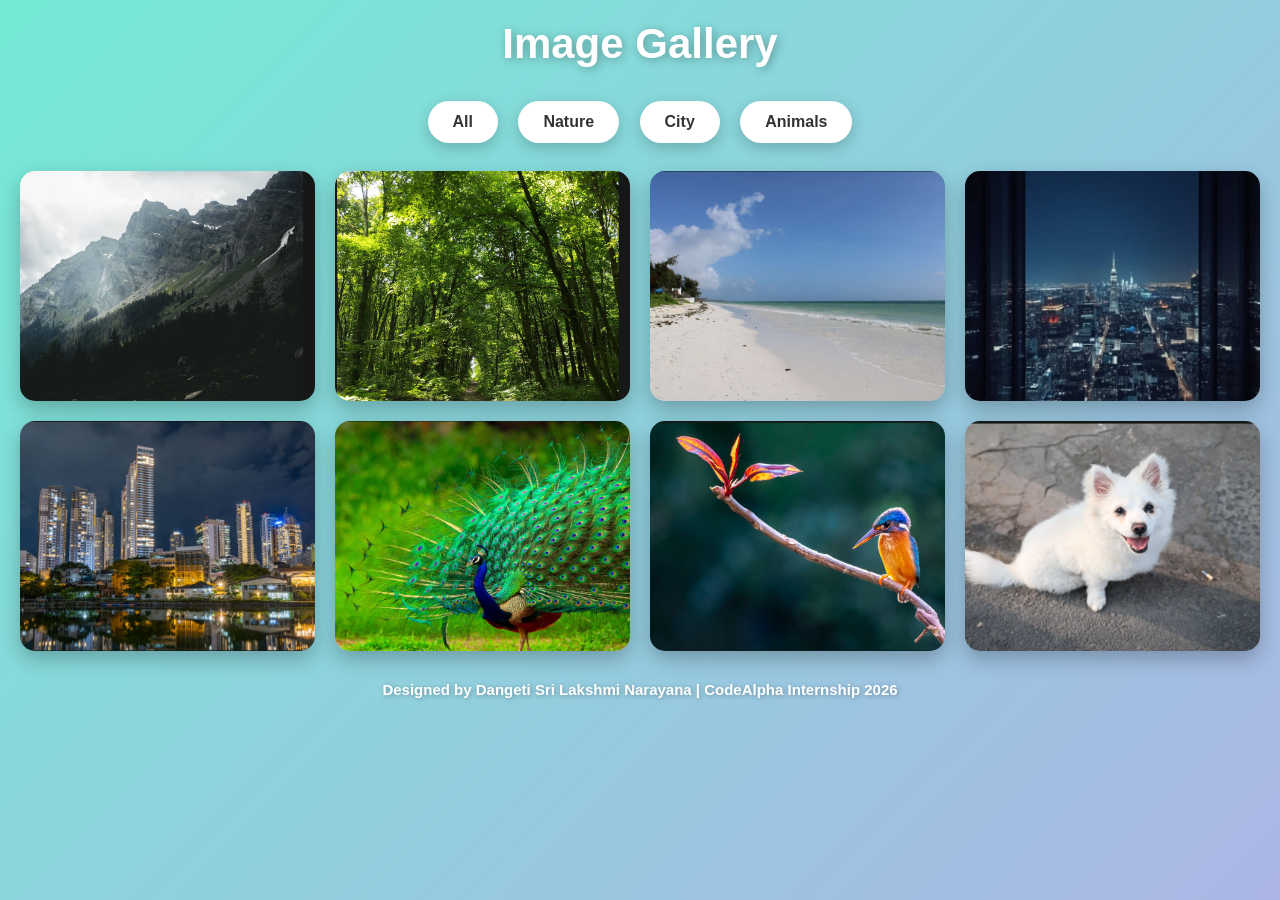
<file: Task1_Image_Gallery/index.html>
<!DOCTYPE html>
<html lang="en">
<head>
    <meta charset="UTF-8">
    <meta name="viewport" content="width=device-width, initial-scale=1.0">
    <title>Image Gallery</title>
    <link rel="stylesheet" href="style.css">
</head>
<body>

    <h1>Image Gallery</h1>

    <!-- Filter Buttons -->
    <div class="buttons">
        <button onclick="filterImages('all')">All</button>
        <button onclick="filterImages('nature')">Nature</button>
        <button onclick="filterImages('city')">City</button>
        <button onclick="filterImages('animals')">Animals</button>
    </div>

    <!-- Gallery -->
    <div class="gallery">

        <img src="./image1.jpg" class="nature" onclick="openLightbox(this)">
        <img src="./image2.jpg" class="nature" onclick="openLightbox(this)">

        <img src="./image3.jpg" class="nature" onclick="openLightbox(this)">
        <img src="./image4.jpg" class="city" onclick="openLightbox(this)">

        <img src="./image5.jpg" class="city" onclick="openLightbox(this)">
        <img src="./image6.jpg" class="animals" onclick="openLightbox(this)">
        <img src="./image7.jpg" class="animals" onclick="openLightbox(this)">
        <img src="./image8.jpg" class="animals" onclick="openLightbox(this)">
       

       

    </div>

    <!-- Lightbox -->
    <div id="lightbox">

        <span class="close" onclick="closeLightbox()">&times;</span>

        <button class="prev" onclick="changeImage(-1)">❮</button>

        <img id="lightboxImage">

        <button class="next" onclick="changeImage(1)">❯</button>

    </div>

    <script src="script.js"></script>
    <footer><p>Designed by Dangeti Sri Lakshmi Narayana | CodeAlpha Internship 2026</p></footer>

</body>
</html>
</file>
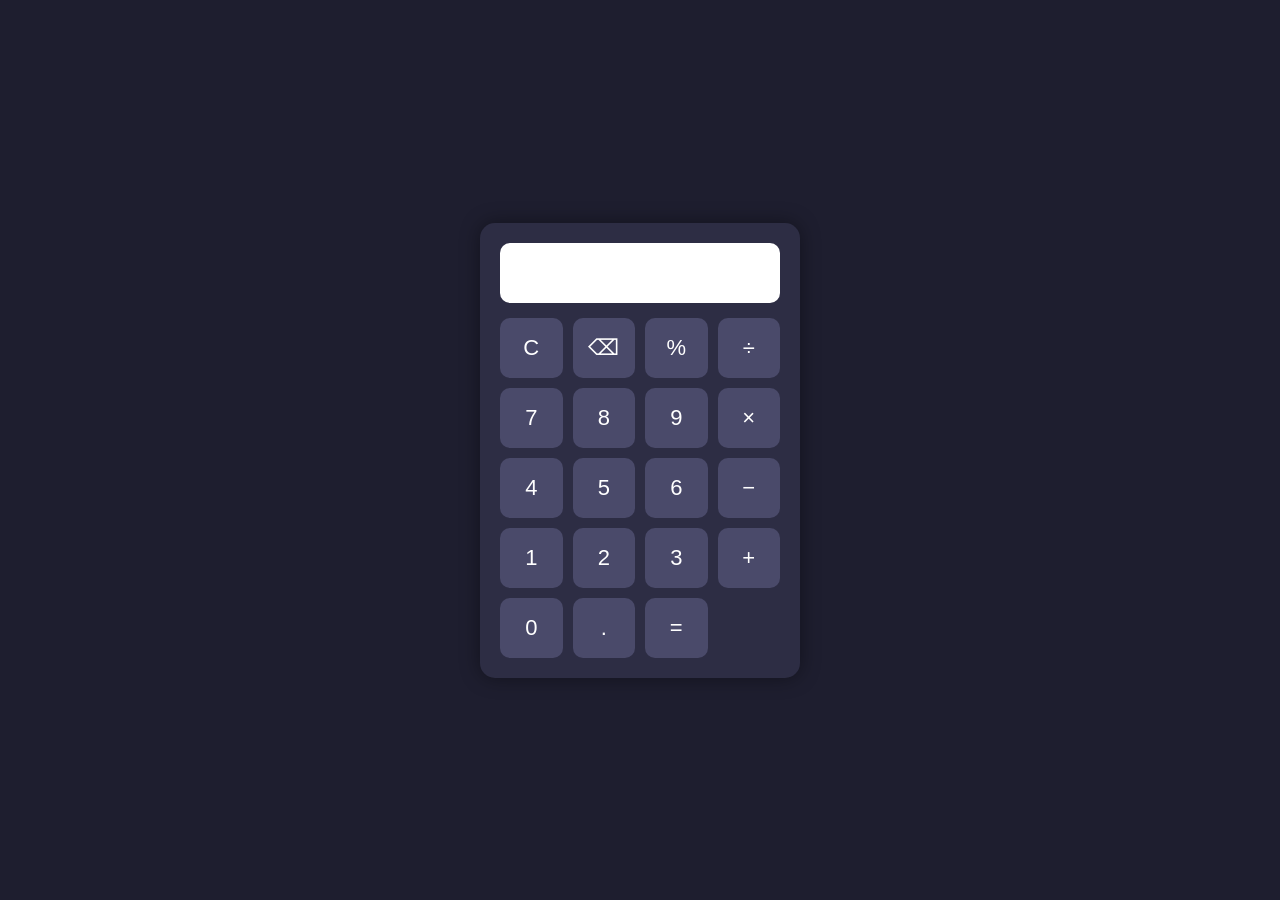
<file: Task2_Calculator/index.html>
<!DOCTYPE html>
<html lang="en">
<head>
    <meta charset="UTF-8">
    <meta name="viewport" content="width=device-width, initial-scale=1.0">
    <title>Calculator</title>
    <link rel="stylesheet" href="style.css">
</head>
<body>

<div class="calculator">

    <input type="text" id="display" readonly>

    <div class="buttons">

        <button onclick="clearDisplay()">C</button>
        <button onclick="deleteLast()">⌫</button>
        <button onclick="appendValue('%')">%</button>
        <button onclick="appendValue('/')">÷</button>

        <button onclick="appendValue('7')">7</button>
        <button onclick="appendValue('8')">8</button>
        <button onclick="appendValue('9')">9</button>
        <button onclick="appendValue('*')">×</button>

        <button onclick="appendValue('4')">4</button>
        <button onclick="appendValue('5')">5</button>
        <button onclick="appendValue('6')">6</button>
        <button onclick="appendValue('-')">−</button>

        <button onclick="appendValue('1')">1</button>
        <button onclick="appendValue('2')">2</button>
        <button onclick="appendValue('3')">3</button>
        <button onclick="appendValue('+')">+</button>

        <button onclick="appendValue('0')">0</button>
        <button onclick="appendValue('.')">.</button>
        <button onclick="calculate()">=</button>

    </div>

</div>

<script src="script.js"></script>

</body>
</html>
</file>
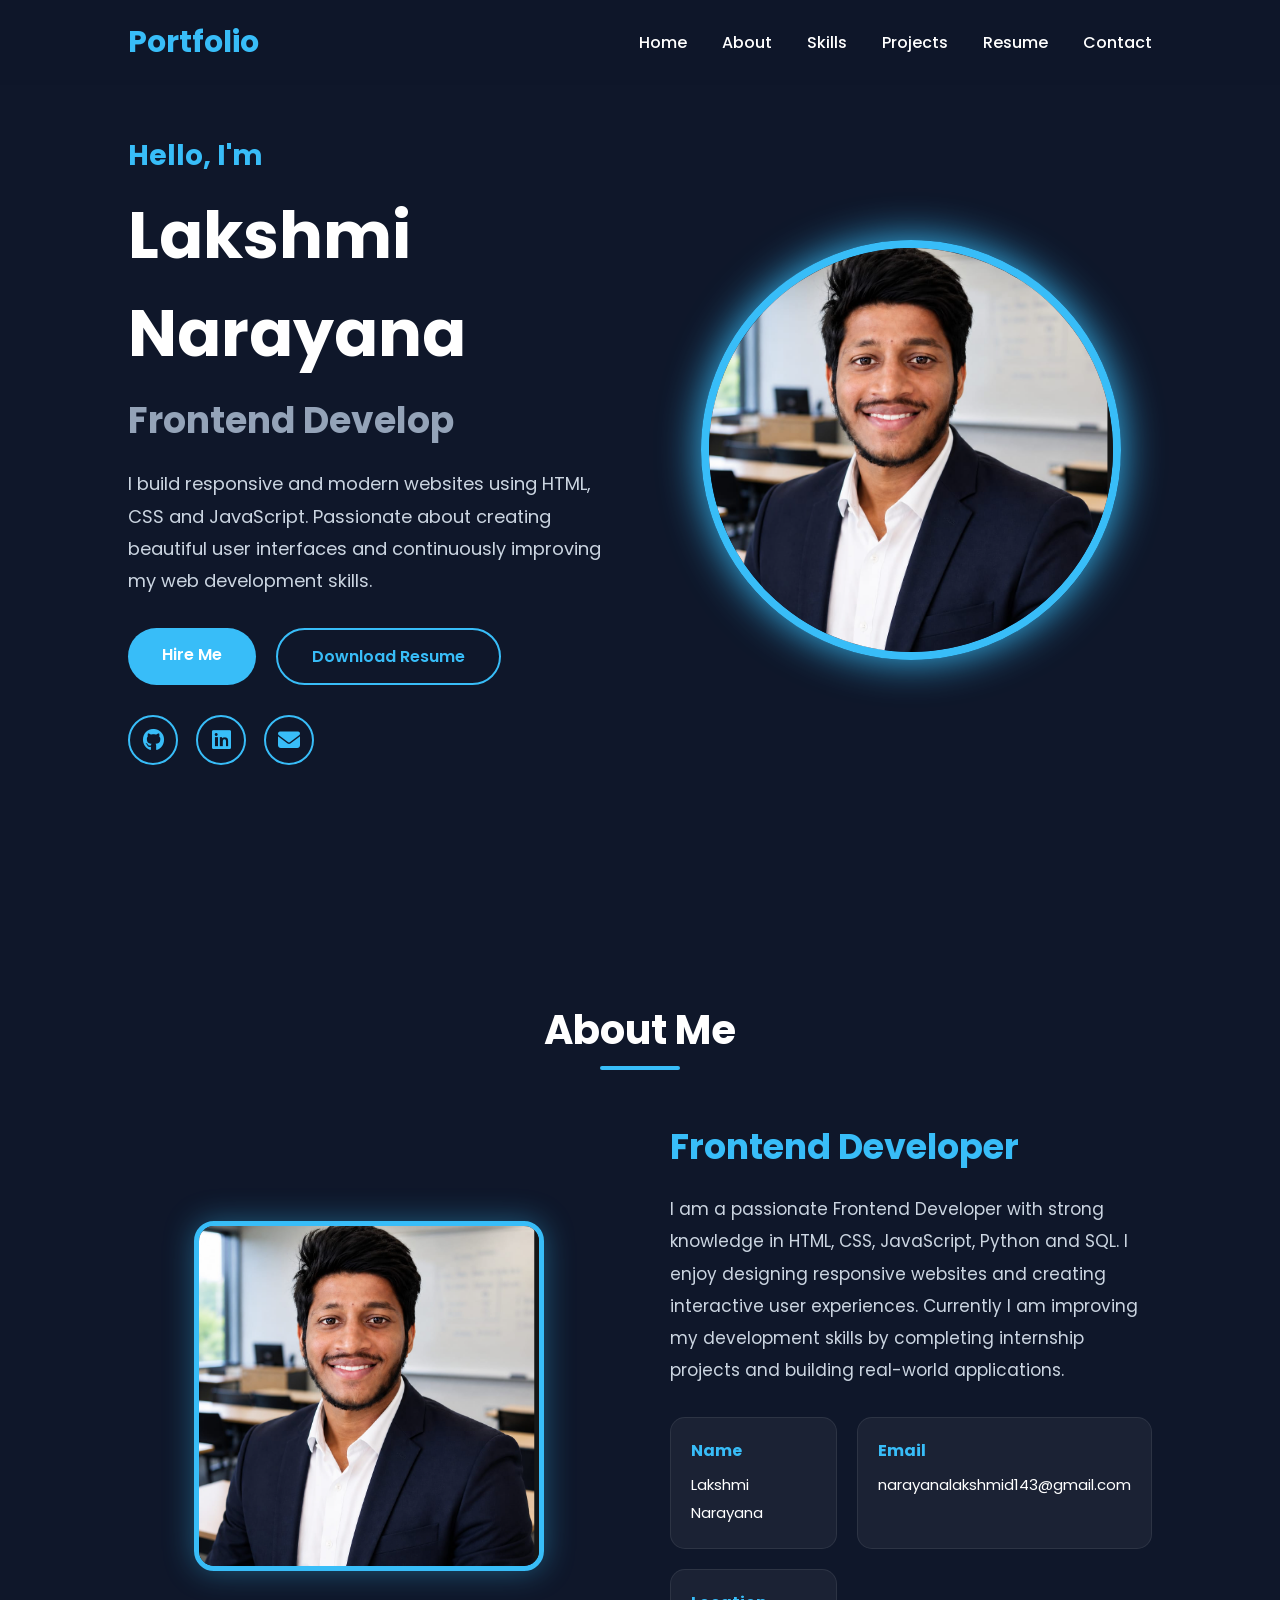
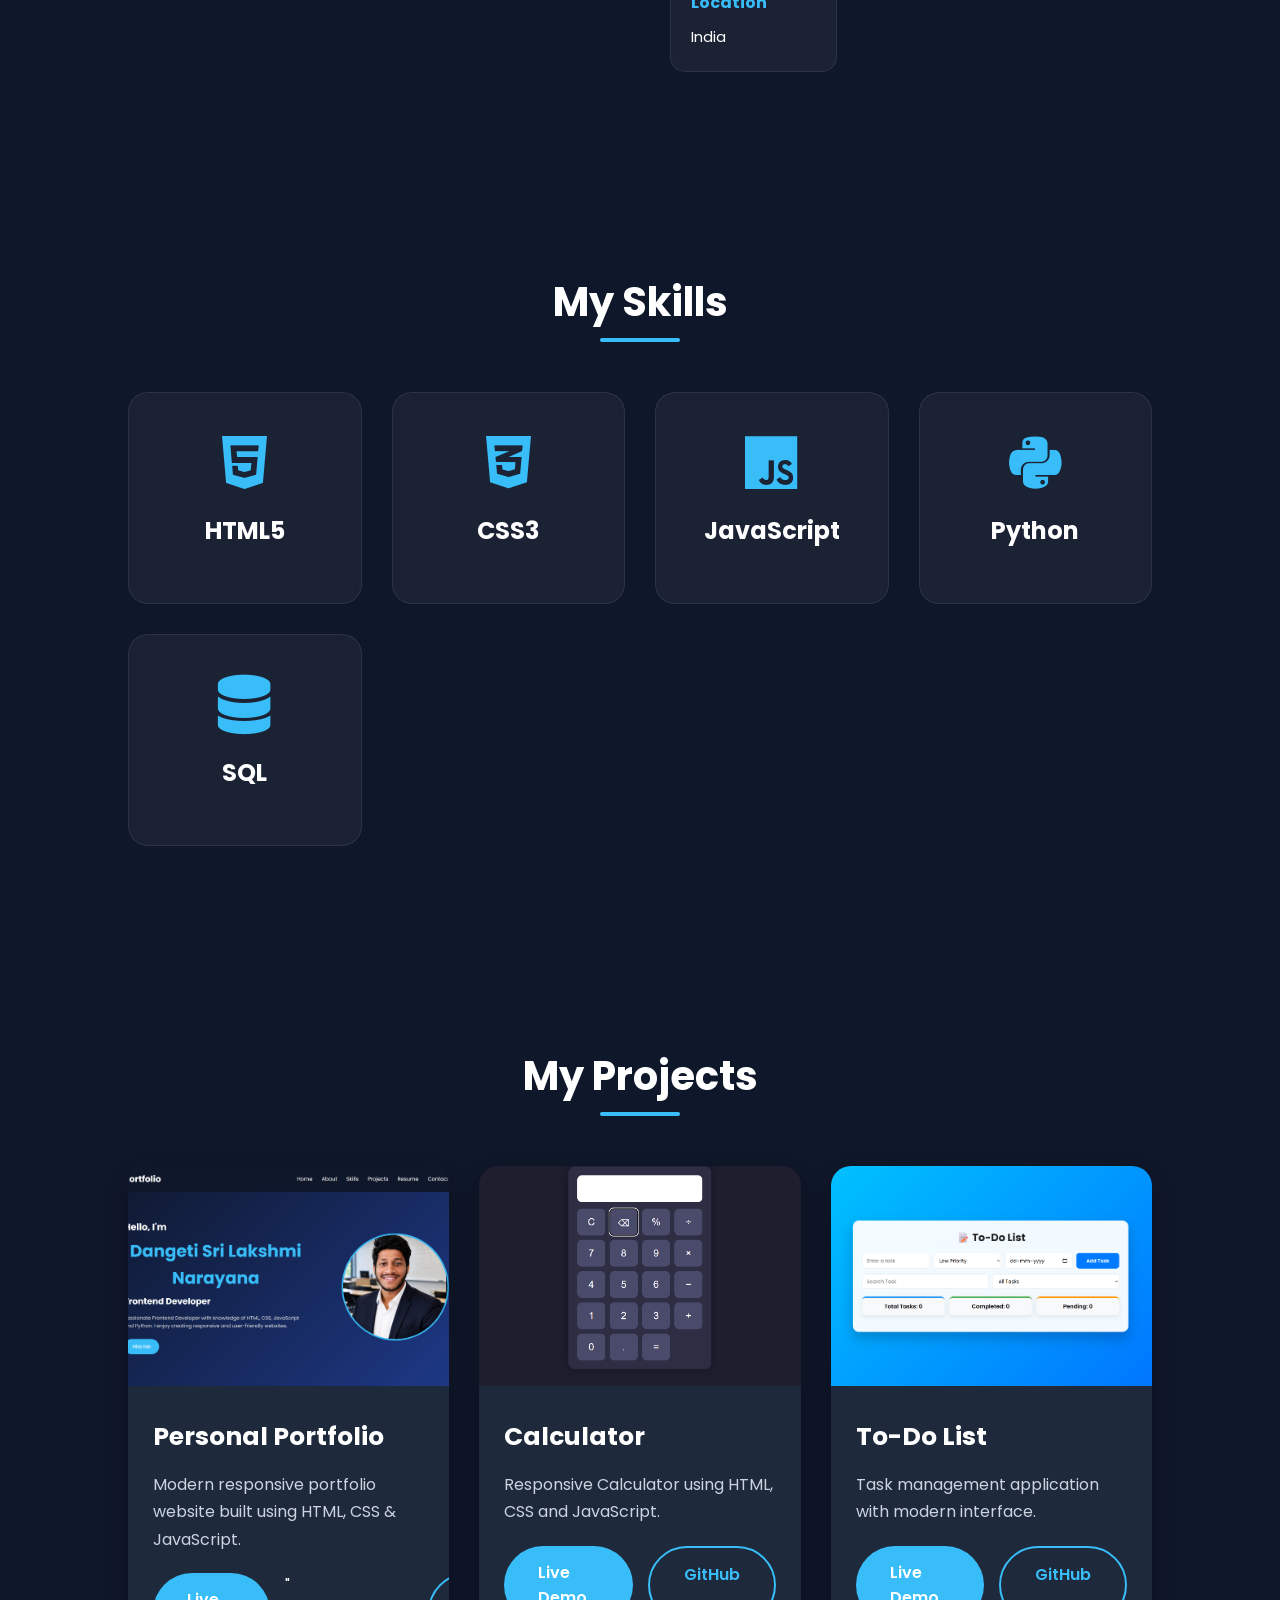
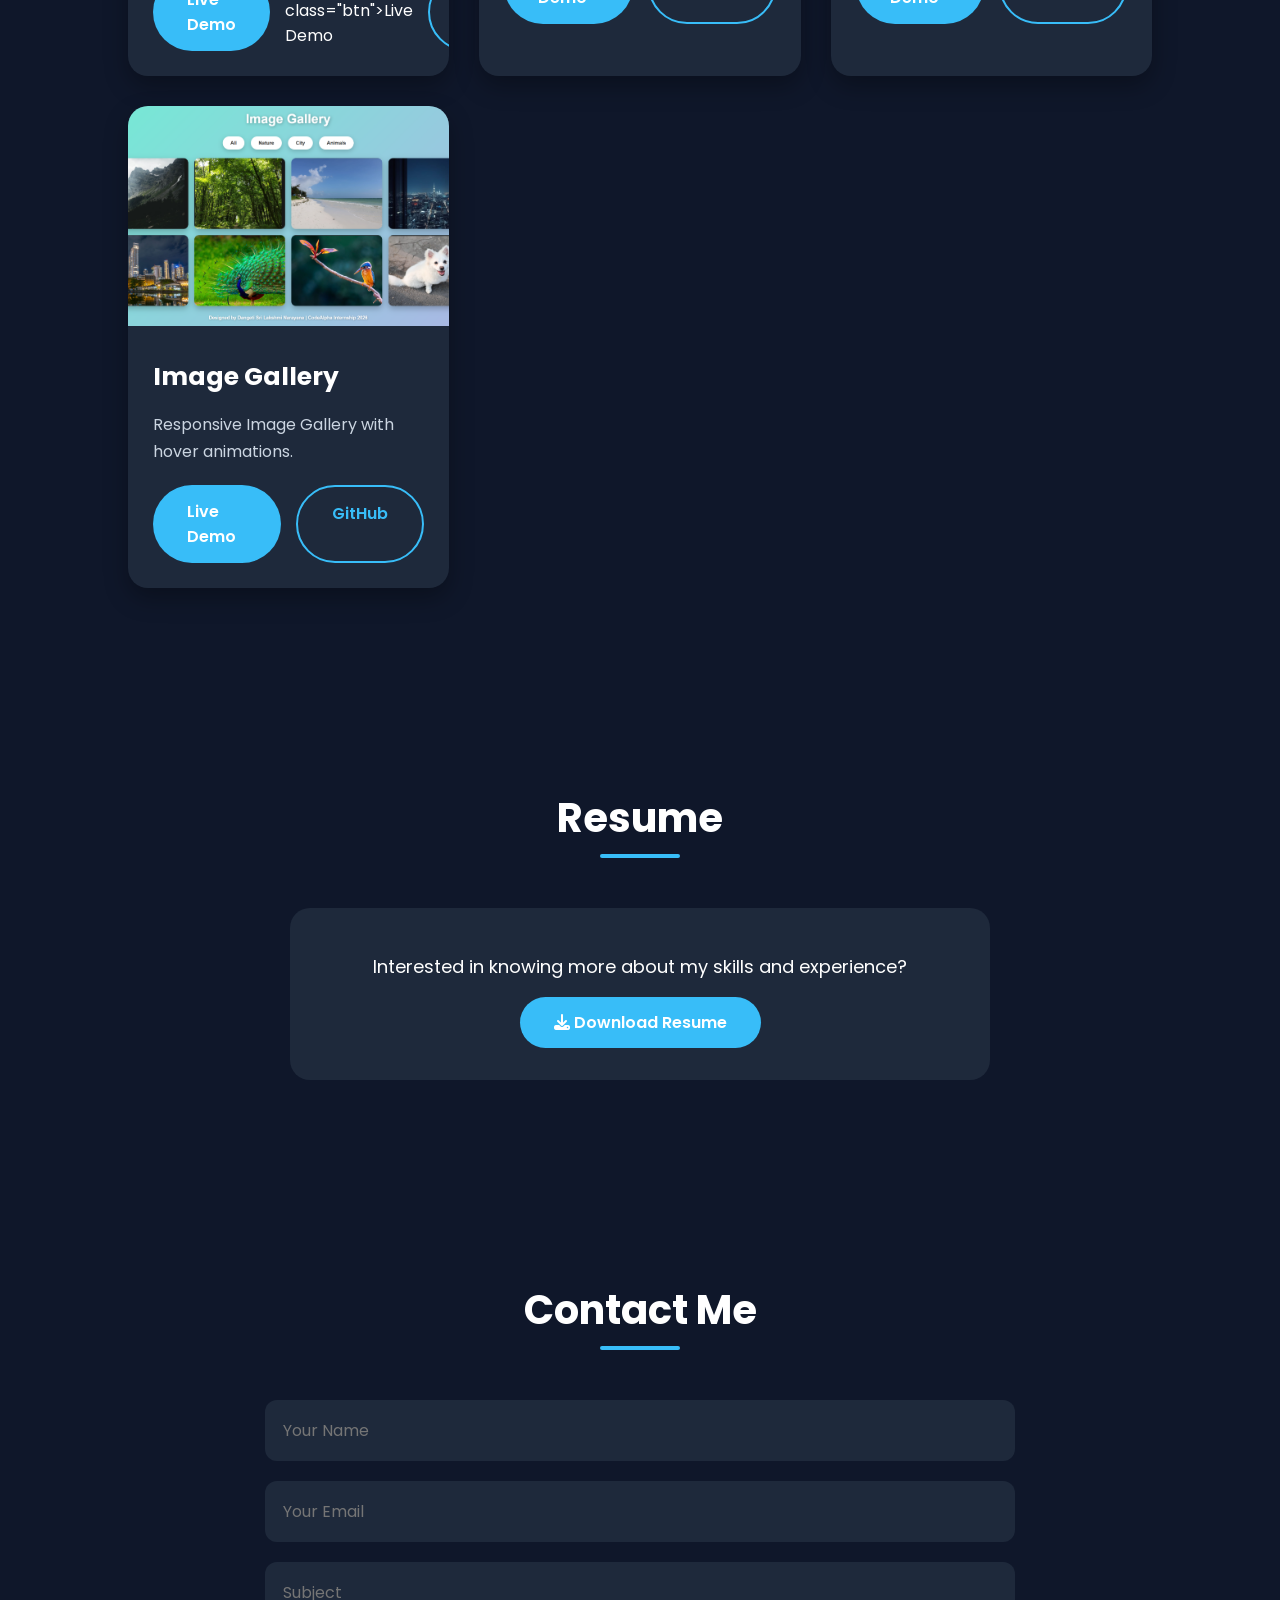
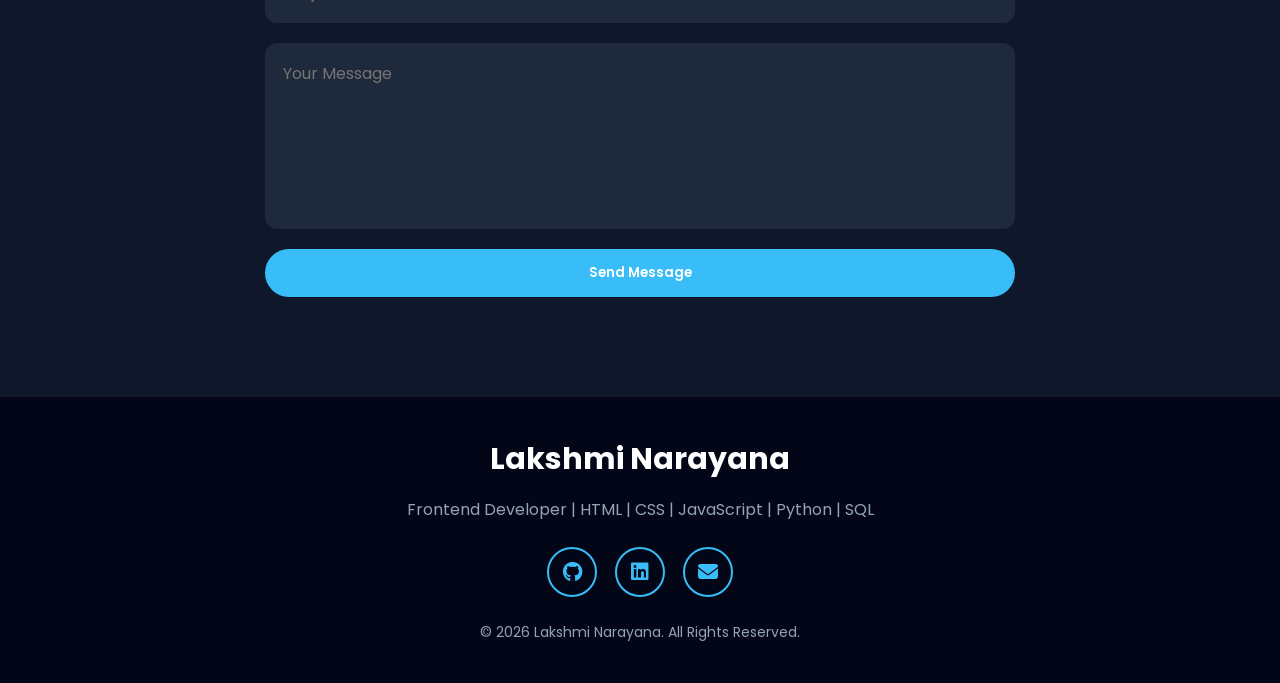
<file: Task3_Portfolio/index.html>
<!DOCTYPE html>
<html lang="en">
<head>
<meta charset="UTF-8">
<meta name="viewport" content="width=device-width, initial-scale=1.0">

<title>Lakshmi Narayana | Portfolio</title>

<link rel="stylesheet" href="style.css">

<link rel="stylesheet"
href="https://cdnjs.cloudflare.com/ajax/libs/font-awesome/6.5.2/css/all.min.css">

<link href="https://fonts.googleapis.com/css2?family=Poppins:wght@300;400;500;600;700&display=swap" rel="stylesheet">

</head>

<body>

<header>

<nav class="navbar">

<h2 class="logo">Portfolio</h2>

<ul class="nav-links">

<li><a href="#home">Home</a></li>

<li><a href="#about">About</a></li>

<li><a href="#skills">Skills</a></li>

<li><a href="#projects">Projects</a></li>

<li><a href="#resume">Resume</a></li>

<li><a href="#contact">Contact</a></li>

</ul>

<div class="menu-btn">

<i class="fas fa-bars"></i>

</div>

</nav>

</header>

<!-- HOME -->

<section id="home" class="home">

<div class="home-content">

<h3>Hello, I'm</h3>

<h1>Lakshmi Narayana</h1>

<h2>Frontend Developer</h2>

<p>

I build responsive and modern websites using HTML, CSS and JavaScript.

Passionate about creating beautiful user interfaces and continuously improving my web development skills.

</p>

<div class="buttons">

<a href="#contact" class="btn">Hire Me</a>

<a href="#resume" class="btn2">Download Resume</a>

</div>

<div class="social-icons">

<a href="#"><i class="fab fa-github"></i></a>

<a href="#"><i class="fab fa-linkedin"></i></a>

<a href="#"><i class="fas fa-envelope"></i></a>

</div>

</div>

<div class="home-image">

<img src="profile.jpg" alt="Profile">

</div>

</section>

<!-- ABOUT -->

<section id="about">

<div class="title">

<h2>About Me</h2>

</div>

<div class="about-container">

<div class="about-image">

<img src="profile.jpg">

</div>

<div class="about-content">

<h3>Frontend Developer</h3>

<p>

I am a passionate Frontend Developer with strong knowledge in HTML, CSS, JavaScript, Python and SQL.

I enjoy designing responsive websites and creating interactive user experiences.

Currently I am improving my development skills by completing internship projects and building real-world applications.

</p>

<div class="about-info">

<div>

<h4>Name</h4>

<p>Lakshmi Narayana</p>

</div>

<div>

<h4>Email</h4>

<p>narayanalakshmid143@gmail.com</p>

</div>

<div>

<h4>Location</h4>

<p>India</p>

</div>

</div>

</div>

</div>

</section>

<!-- SKILLS -->

<section id="skills">

<div class="title">

<h2>My Skills</h2>

</div>

<div class="skills-container">

<div class="skill-card">

<i class="fab fa-html5"></i>

<h3>HTML5</h3>

</div>

<div class="skill-card">

<i class="fab fa-css3-alt"></i>

<h3>CSS3</h3>

</div>

<div class="skill-card">

<i class="fab fa-js"></i>

<h3>JavaScript</h3>

</div>

<div class="skill-card">

<i class="fab fa-python"></i>

<h3>Python</h3>

</div>

<div class="skill-card">

<i class="fas fa-database"></i>

<h3>SQL</h3>

</div>

</div>

</section>
<!-- PROJECTS -->

<section id="projects">

<div class="title">
<h2>My Projects</h2>
</div>

<div class="projects-container">

<div class="project-card">

<img src="project1.png" alt="Portfolio">

<div class="project-content">

<h3>Personal Portfolio</h3>

<p>
Modern responsive portfolio website built using HTML, CSS & JavaScript.
</p>

<div class="project-buttons">

<a href="https://lakshmi-narayana14.github.io/CODSOFT_TASKS/Task1_Personal_Portfolio/" target="_blank" class="btn">Live Demo</a>
" class="btn">Live Demo</a>

<a href="https://github.com/Lakshmi-Narayana14/CODSOFT_TASKS" class="btn2">GitHub</a>

</div>

</div>

</div>

<div class="project-card">

<img src="project2.png" alt="Calculator">

<div class="project-content">

<h3>Calculator</h3>

<p>
Responsive Calculator using HTML, CSS and JavaScript.
</p>

<div class="project-buttons">

<a href="https://lakshmi-narayana14.github.io/CODEALPHA_TASKS/Task2_Calculator/" class="btn">Live Demo</a>

<a href="https://github.com/Lakshmi-Narayana14/CODEALPHA_TASKS" class="btn2">GitHub</a>

</div>

</div>

</div>

<div class="project-card">

<img src="project3.png" alt="Todo">

<div class="project-content">

<h3>To-Do List</h3>

<p>
Task management application with modern interface.
</p>

<div class="project-buttons">

<a href="https://lakshmi-narayana14.github.io/CODSOFT_TASKS/Task2_To_Do_List/" class="btn">Live Demo</a>

<a href="https://github.com/Lakshmi-Narayana14/CODSOFT_TASKS" class="btn2">GitHub</a>

</div>

</div>

</div>

<div class="project-card">

<img src="project4.png" alt="Gallery">

<div class="project-content">

<h3>Image Gallery</h3>

<p>
Responsive Image Gallery with hover animations.
</p>

<div class="project-buttons">

<a href="https://lakshmi-narayana14.github.io/CODEALPHA_TASKS/Task1_Image_Gallery/" class="btn">Live Demo</a>

<a href="https://github.com/Lakshmi-Narayana14/CODEALPHA_TASKS" class="btn2">GitHub</a>

</div>

</div>

</div>

</div>

</section>

<!-- RESUME -->

<section id="resume">

<div class="title">
<h2>Resume</h2>
</div>

<div class="resume-box">

<p>
Interested in knowing more about my skills and experience?
</p>

<a href="resume.pdf" download class="btn">

<i class="fas fa-download"></i>

Download Resume

</a>

</div>

</section>

<!-- CONTACT -->

<section id="contact">

<div class="title">
<h2>Contact Me</h2>
</div>

<div class="contact-container">

<form id="contactForm">

<input type="text" placeholder="Your Name" required>

<input type="email" placeholder="Your Email" required>

<input type="text" placeholder="Subject" required>

<textarea rows="6" placeholder="Your Message" required></textarea>

<button type="submit" class="btn">

Send Message

</button>

</form>

</div>

</section>

<!-- FOOTER -->

<footer>

<h3>Lakshmi Narayana</h3>

<p>
Frontend Developer | HTML | CSS | JavaScript | Python | SQL
</p>

<div class="footer-icons">

<a href="#"><i class="fab fa-github"></i></a>

<a href="#"><i class="fab fa-linkedin"></i></a>

<a href="#"><i class="fas fa-envelope"></i></a>

</div>

<p class="copy">

© 2026 Lakshmi Narayana. All Rights Reserved.

</p>

</footer>

<!-- Scroll Top -->

<button id="topBtn">

<i class="fas fa-arrow-up"></i>

</button>

<script src="script.js"></script>

</body>
</html>
</file>
<file: Task1_Image_Gallery/style.css>
*{
    margin:0;
    padding:0;
    box-sizing:border-box;
    font-family:Arial,sans-serif;
}

body{
    background: linear-gradient(135deg,#74ebd5,#ACB6E5);
    font-family: 'Segoe UI', sans-serif;
    text-align:center;
    padding:20px;
    min-height:100vh;
}

h1{
    color:white;
    font-size:42px;
    margin-bottom:25px;
    text-shadow:2px 2px 10px rgba(0,0,0,0.3);
}
.buttons{
    margin-bottom:20px;
}

.buttons button{
    padding:12px 25px;
    margin:8px;
    border:none;
    border-radius:30px;
    background:white;
    color:#333;
    font-size:16px;
    font-weight:bold;
    cursor:pointer;
    transition:0.3s;
    box-shadow:0 5px 15px rgba(0,0,0,0.2);
}

.buttons button:hover{
    background:#007bff;
    color:white;
    transform:translateY(-3px);
}

.gallery{
    display:grid;
    grid-template-columns:repeat(auto-fit,minmax(250px,1fr));
    gap:20px;
}

.gallery img{
    width:100%;
    height:230px;
    object-fit:cover;
    border-radius:15px;
    cursor:pointer;
    transition:0.4s;
    box-shadow:0 8px 20px rgba(0,0,0,0.25);
}

.gallery img:hover{
    transform:scale(1.06);
    box-shadow:0 10px 25px rgba(0,0,0,0.4);
}
#lightbox{
    display:none;
    position:fixed;
    top:0;
    left:0;
    width:100%;
    height:100%;
    background:rgba(0,0,0,0.95);
    justify-content:center;
    align-items:center;
    z-index:1000;
}
#lightbox img{
    max-width:80%;
    max-height:80%;
    border-radius:10px;
}

.close{
    position:absolute;
    top:20px;
    right:35px;
    color:white;
    font-size:40px;
    cursor:pointer;
}


.prev,
.next{
    position:absolute;
    top:50%;
    transform:translateY(-50%);
    font-size:45px;
    color:white;
    background:rgba(255,255,255,0.2);
    border:none;
    width:60px;
    height:60px;
    border-radius:50%;
    cursor:pointer;
    transition:0.3s;
}

.prev:hover,
.next:hover{
    background:#007bff;
}

.prev{
    left:30px;
}

.next{
    right:30px;
}

@media(max-width:768px){

.gallery{
grid-template-columns:1fr;
}

#lightbox img{
max-width:95%;
}

}
.buttons button.active{
    background:#007bff;
    color:white;
    transform:scale(1.05);
}
.gallery img{
    animation:fadeIn 0.6s ease;
}

@keyframes fadeIn{
    from{
        opacity:0;
        transform:translateY(20px);
    }
    to{
        opacity:1;
        transform:translateY(0);
    }
}
footer{
    margin-top:30px;
    color:white;
    font-size:15px;
    font-weight:bold;
    text-shadow:1px 1px 5px rgba(0,0,0,0.3);
}
</file>
<file: Task2_Calculator/style.css>
* {
    margin: 0;
    padding: 0;
    box-sizing: border-box;
    font-family: Arial, sans-serif;
}

body {
    background: #1e1e2f;
    display: flex;
    justify-content: center;
    align-items: center;
    height: 100vh;
}

.calculator {
    background: #2d2d44;
    padding: 20px;
    border-radius: 15px;
    width: 320px;
    box-shadow: 0 0 20px rgba(0,0,0,0.4);
}

#display {
    width: 100%;
    height: 60px;
    font-size: 28px;
    text-align: right;
    padding: 10px;
    margin-bottom: 15px;
    border: none;
    outline: none;
    border-radius: 10px;
    background: #fff;
}

.buttons {
    display: grid;
    grid-template-columns: repeat(4, 1fr);
    gap: 10px;
}

button {
    height: 60px;
    font-size: 22px;
    border: none;
    border-radius: 10px;
    cursor: pointer;
    background: #4a4a6a;
    color: white;
    transition: 0.3s;
}

button:hover {
    background: #6a6a9a;
}

button:active {
    transform: scale(0.95);
}
</file>
<file: Task3_Portfolio/style.css>
/* =========================
   GOOGLE FONT
========================= */

@import url('https://fonts.googleapis.com/css2?family=Poppins:wght@300;400;500;600;700;800&display=swap');

*{
margin:0;
padding:0;
box-sizing:border-box;
font-family:'Poppins',sans-serif;
scroll-behavior:smooth;
}

body{
background:#0f172a;
color:#fff;
overflow-x:hidden;
}

section{
padding:100px 10%;
}

.title{
text-align:center;
margin-bottom:60px;
}

.title h2{
font-size:40px;
font-weight:700;
color:#fff;
position:relative;
display:inline-block;
}

.title h2::after{
content:"";
position:absolute;
left:50%;
transform:translateX(-50%);
bottom:-10px;
width:80px;
height:4px;
background:#38bdf8;
border-radius:50px;
}

/* =========================
NAVBAR
========================= */

header{
position:fixed;
top:0;
left:0;
width:100%;
z-index:1000;
background:rgba(15,23,42,.85);
backdrop-filter:blur(10px);
}

.navbar{
display:flex;
justify-content:space-between;
align-items:center;
padding:20px 10%;
}

.logo{
font-size:30px;
font-weight:700;
color:#38bdf8;
cursor:pointer;
}

.nav-links{
display:flex;
list-style:none;
gap:35px;
}

.nav-links a{
text-decoration:none;
color:#fff;
font-weight:500;
transition:.4s;
}

.nav-links a:hover{
color:#38bdf8;
}

.menu-btn{
display:none;
font-size:28px;
cursor:pointer;
color:#fff;
}

/* =========================
HOME
========================= */

.home{
display:flex;
justify-content:space-between;
align-items:center;
min-height:100vh;
gap:60px;
}

.home-content{
flex:1;
animation:slideLeft 1s ease;
}

.home-content h3{
font-size:28px;
color:#38bdf8;
}

.home-content h1{
font-size:65px;
margin:10px 0;
}

.home-content h2{
font-size:36px;
margin-bottom:20px;
color:#94a3b8;
}

.home-content p{
font-size:18px;
line-height:1.8;
margin-bottom:30px;
color:#cbd5e1;
}

.buttons{
display:flex;
gap:20px;
margin-bottom:30px;
}

.btn{
padding:14px 34px;
background:#38bdf8;
border-radius:50px;
text-decoration:none;
color:#fff;
font-weight:600;
transition:.4s;
}

.btn:hover{
transform:translateY(-5px);
box-shadow:0 0 20px #38bdf8;
}

.btn2{
padding:14px 34px;
border:2px solid #38bdf8;
border-radius:50px;
text-decoration:none;
color:#38bdf8;
font-weight:600;
transition:.4s;
}

.btn2:hover{
background:#38bdf8;
color:#fff;
transform:translateY(-5px);
}

.social-icons{
display:flex;
gap:18px;
}

.social-icons a{
width:50px;
height:50px;
display:flex;
justify-content:center;
align-items:center;
border:2px solid #38bdf8;
border-radius:50%;
color:#38bdf8;
text-decoration:none;
font-size:22px;
transition:.4s;
}

.social-icons a:hover{
background:#38bdf8;
color:#fff;
transform:translateY(-8px);
}

.home-image{
flex:1;
display:flex;
justify-content:center;
animation:slideRight 1s ease;
}

.home-image img{
width:420px;
height:420px;
object-fit:cover;
border-radius:50%;
border:8px solid #38bdf8;
box-shadow:0 0 40px #38bdf8;
transition:.5s;
}

.home-image img:hover{
transform:scale(1.05);
}

/* =========================
ANIMATIONS
========================= */

@keyframes slideLeft{

0%{
opacity:0;
transform:translateX(-80px);
}

100%{
opacity:1;
transform:translateX(0);
}

}

@keyframes slideRight{

0%{
opacity:0;
transform:translateX(80px);
}

100%{
opacity:1;
transform:translateX(0);
}

}
/* =========================
ABOUT SECTION
========================= */

.about-container{
display:flex;
align-items:center;
justify-content:space-between;
gap:60px;
flex-wrap:wrap;
}

.about-image{
flex:1;
display:flex;
justify-content:center;
}

.about-image img{
width:350px;
height:350px;
object-fit:cover;
border-radius:20px;
border:5px solid #38bdf8;
box-shadow:0 0 30px rgba(56,189,248,.4);
transition:.5s;
}

.about-image img:hover{
transform:scale(1.05) rotate(-2deg);
}

.about-content{
flex:1;
}

.about-content h3{
font-size:35px;
margin-bottom:20px;
color:#38bdf8;
}

.about-content p{
font-size:17px;
line-height:1.9;
color:#cbd5e1;
margin-bottom:30px;
}

.about-info{
display:grid;
grid-template-columns:repeat(2,1fr);
gap:20px;
}

.about-info div{
background:rgba(255,255,255,.05);
padding:20px;
border-radius:15px;
transition:.4s;
border:1px solid rgba(255,255,255,.08);
}

.about-info div:hover{
transform:translateY(-8px);
background:#1e293b;
}

.about-info h4{
color:#38bdf8;
margin-bottom:8px;
}

.about-info p{
margin:0;
color:#fff;
font-size:15px;
}

/* =========================
SKILLS
========================= */

.skills-container{
display:grid;
grid-template-columns:repeat(auto-fit,minmax(220px,1fr));
gap:30px;
}

.skill-card{
background:rgba(255,255,255,.05);
padding:40px 20px;
text-align:center;
border-radius:20px;
transition:.5s;
border:1px solid rgba(255,255,255,.08);
backdrop-filter:blur(8px);
}

.skill-card:hover{
transform:translateY(-12px);
box-shadow:0 0 25px rgba(56,189,248,.4);
}

.skill-card i{
font-size:60px;
color:#38bdf8;
margin-bottom:20px;
transition:.4s;
}

.skill-card:hover i{
transform:rotate(360deg);
}

.skill-card h3{
font-size:24px;
margin-bottom:15px;
}

.skill-card p{
font-size:15px;
color:#cbd5e1;
line-height:1.7;
}

/* Progress Bars */

.skill-progress{
margin-top:18px;
width:100%;
height:8px;
background:#334155;
border-radius:50px;
overflow:hidden;
}

.skill-progress span{
display:block;
height:100%;
background:linear-gradient(90deg,#38bdf8,#0ea5e9);
border-radius:50px;
animation:progress 2s ease;
}

.html{width:95%;}
.css{width:90%;}
.js{width:85%;}
.python{width:80%;}
.sql{width:75%;}

@keyframes progress{
from{
width:0;
}
}
/* =========================
PROJECTS
========================= */

.projects-container{
display:grid;
grid-template-columns:repeat(auto-fit,minmax(320px,1fr));
gap:30px;
}

.project-card{
background:#1e293b;
border-radius:20px;
overflow:hidden;
transition:.5s;
box-shadow:0 10px 25px rgba(0,0,0,.3);
}

.project-card:hover{
transform:translateY(-12px);
box-shadow:0 0 25px rgba(56,189,248,.5);
}

.project-card img{
width:100%;
height:220px;
object-fit:cover;
transition:.5s;
}

.project-card:hover img{
transform:scale(1.08);
}

.project-content{
padding:25px;
}

.project-content h3{
font-size:25px;
margin-bottom:15px;
}

.project-content p{
color:#cbd5e1;
line-height:1.7;
margin-bottom:20px;
}

.project-buttons{
display:flex;
gap:15px;
}

/* =========================
RESUME
========================= */

.resume-box{
max-width:700px;
margin:auto;
text-align:center;
background:#1e293b;
padding:45px;
border-radius:20px;
}

.resume-box p{
font-size:18px;
margin-bottom:30px;
}

/* =========================
CONTACT
========================= */

.contact-container{
max-width:750px;
margin:auto;
}

.contact-container form{
display:flex;
flex-direction:column;
gap:20px;
}

.contact-container input,
.contact-container textarea{
padding:18px;
background:#1e293b;
border:none;
border-radius:12px;
color:#fff;
font-size:16px;
outline:none;
}

.contact-container textarea{
resize:none;
}

.contact-container button{
border:none;
cursor:pointer;
}

/* =========================
FOOTER
========================= */

footer{
padding:40px 10%;
background:#020617;
text-align:center;
}

footer h3{
font-size:30px;
margin-bottom:15px;
}

footer p{
color:#94a3b8;
}

.footer-icons{
margin:25px 0;
display:flex;
justify-content:center;
gap:18px;
}

.footer-icons a{
width:50px;
height:50px;
display:flex;
justify-content:center;
align-items:center;
border:2px solid #38bdf8;
border-radius:50%;
text-decoration:none;
color:#38bdf8;
font-size:20px;
transition:.4s;
}

.footer-icons a:hover{
background:#38bdf8;
color:#fff;
}

.copy{
margin-top:20px;
font-size:14px;
}

/* =========================
SCROLL BUTTON
========================= */

#topBtn{
position:fixed;
bottom:25px;
right:25px;
width:50px;
height:50px;
border:none;
border-radius:50%;
background:#38bdf8;
color:#fff;
font-size:20px;
cursor:pointer;
display:none;
transition:.4s;
}

#topBtn:hover{
transform:scale(1.1);
}

/* =========================
RESPONSIVE
========================= */

@media(max-width:992px){

.home{
flex-direction:column-reverse;
text-align:center;
}

.about-container{
flex-direction:column;
}

.buttons{
justify-content:center;
}

.social-icons{
justify-content:center;
}

.home-image img{
width:320px;
height:320px;
}

}

@media(max-width:768px){

.menu-btn{
display:block;
}

.nav-links{
position:absolute;
top:80px;
left:-100%;
width:100%;
background:#0f172a;
flex-direction:column;
text-align:center;
padding:30px 0;
transition:.4s;
}

.nav-links.active{
left:0;
}

.home-content h1{
font-size:45px;
}

.home-content h2{
font-size:28px;
}

.title h2{
font-size:34px;
}

.about-info{
grid-template-columns:1fr;
}

}

@media(max-width:500px){

.home-image img{
width:250px;
height:250px;
}

.home-content h1{
font-size:36px;
}

.home-content p{
font-size:15px;
}

.btn,
.btn2{
padding:12px 24px;
font-size:14px;
}

section{
padding:80px 7%;
}

}
</file>
